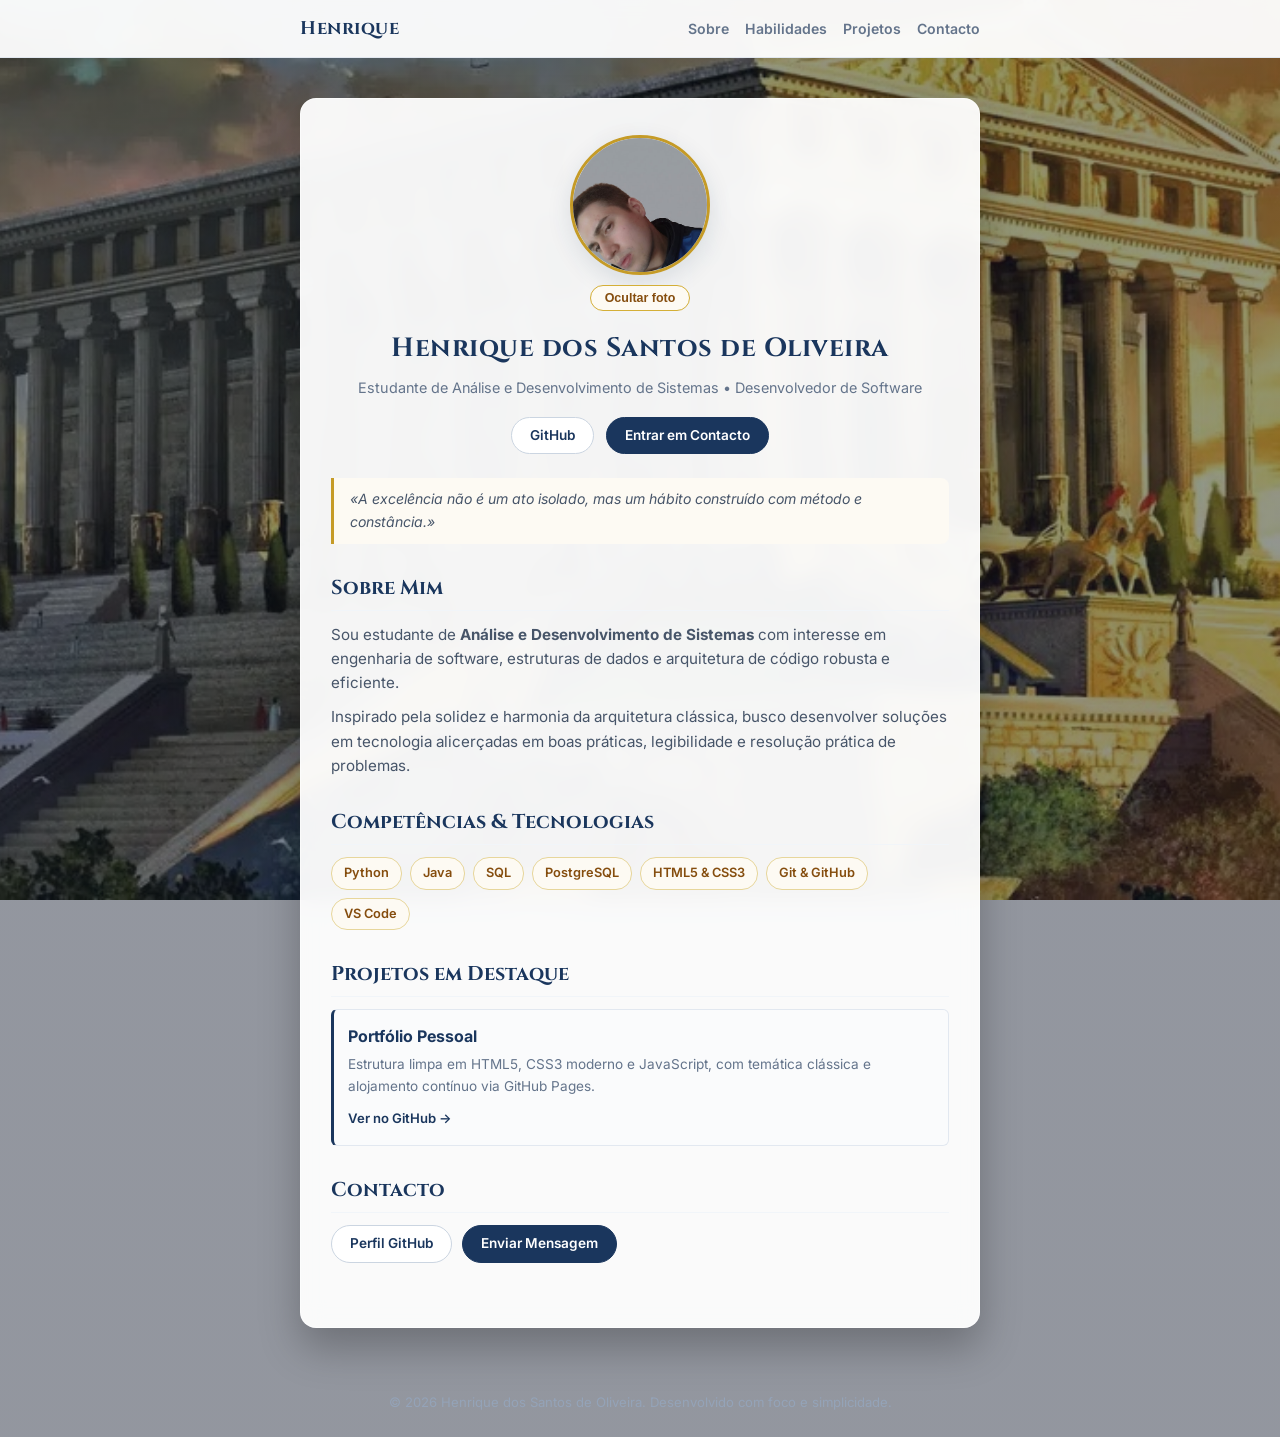
<file: index.html>
<!DOCTYPE html>
<html lang="pt">
<head>
  <meta charset="UTF-8">
  <meta name="viewport" content="width=device-width, initial-scale=1.0">
  <title>Henrique dos Santos de Oliveira | Portfólio</title>
  <link rel="stylesheet" href="style.css">
  <!-- Tipografia Clássica e Moderna -->
  <link rel="preconnect" href="https://fonts.googleapis.com">
  <link rel="preconnect" href="https://fonts.gstatic.com" crossorigin>
  <link href="https://fonts.googleapis.com/css2?family=Cinzel:wght@600;700&family=Inter:wght@400;500;600;700&display=swap" rel="stylesheet">
</head>
<body>

  <!-- Barra de Navegação Superior -->
  <nav class="navbar">
    <div class="nav-container">
      <span class="nav-brand">Henrique</span>
      <ul class="nav-links">
        <li><a href="#sobre">Sobre</a></li>
        <li><a href="#habilidades">Habilidades</a></li>
        <li><a href="#projetos">Projetos</a></li>
        <li><a href="#contacto">Contacto</a></li>
      </ul>
    </div>
  </nav>

  <!-- Cartão Principal Centralizado -->
  <main class="main-card">

    <!-- Cabeçalho de Apresentação -->
    <header class="hero-header">
      <div class="avatar-wrapper">
        <img id="fotoPerfil" src="perfil.jpg" alt="Foto de Henrique" class="foto-perfil">
        <button id="btnToggleFoto" class="btn-toggle" type="button">
          <span id="toggleText">Ocultar foto</span>
        </button>
      </div>

      <h1 class="titulo-principal">Henrique dos Santos de Oliveira</h1>
      <p class="subtitulo">Estudante de Análise e Desenvolvimento de Sistemas &bull; Desenvolvedor de Software</p>
      
      <div class="links-rapidos">
        <a href="https://github.com/henrique769oliveira-arch" target="_blank" class="btn-pill">GitHub</a>
        <a href="#contacto" class="btn-pill btn-pill-primary">Entrar em Contacto</a>
      </div>
    </header>

    <!-- Banner Arquitetura Clássica -->

    <!-- Citação Clássica -->
    <blockquote class="citacao-grega">
      «A excelência não é um ato isolado, mas um hábito construído com método e constância.»
    </blockquote>

    <!-- Secção Sobre Mim -->
    <section id="sobre" class="section">
      <h2 class="section-title">Sobre Mim</h2>
      <p>
        Sou estudante de <strong>Análise e Desenvolvimento de Sistemas</strong> com interesse em engenharia de software,
        estruturas de dados e arquitetura de código robusta e eficiente.
      </p>
      <p>
        Inspirado pela solidez e harmonia da arquitetura clássica, busco desenvolver soluções em tecnologia alicerçadas
        em boas práticas, legibilidade e resolução prática de problemas.
      </p>
    </section>

    <!-- Secção Competências -->
    <section id="habilidades" class="section">
      <h2 class="section-title">Competências & Tecnologias</h2>
      <div class="skills-wrapper">
        <span class="skill-tag">Python</span>
        <span class="skill-tag">Java</span>
        <span class="skill-tag">SQL</span>
        <span class="skill-tag">PostgreSQL</span>
        <span class="skill-tag">HTML5 & CSS3</span>
        <span class="skill-tag">Git & GitHub</span>
        <span class="skill-tag">VS Code</span>
      </div>
    </section>

    <!-- Secção Projetos -->
    <section id="projetos" class="section">
      <h2 class="section-title">Projetos em Destaque</h2>
      <div class="projetos-grid">
        <div class="projeto-item">
          <h3>Portfólio Pessoal</h3>
          <p>Estrutura limpa em HTML5, CSS3 moderno e JavaScript, com temática clássica e alojamento contínuo via GitHub Pages.</p>
          <a href="https://github.com/henrique769oliveira-arch/HenriqueDSDO" target="_blank" class="link-projeto">Ver no GitHub &rarr;</a>
        </div>
      </div>
    </section>

    <!-- Secção Contacto -->
    <section id="contacto" class="section">
      <h2 class="section-title">Contacto</h2>
      <div class="botoes-contacto">
        <a href="https://github.com/henrique769oliveira-arch" target="_blank" class="btn-pill">Perfil GitHub</a>
        <a href="mailto:seu-email@exemplo.com" class="btn-pill btn-pill-primary">Enviar Mensagem</a>
      </div>
    </section>

  </main>

  <!-- Rodapé -->
  <footer class="footer">
    <p>&copy; 2026 Henrique dos Santos de Oliveira. Desenvolvido com foco e simplicidade.</p>
  </footer>

  <!-- Script de Controlo da Foto -->
  <script>
    const btnToggle = document.getElementById('btnToggleFoto');
    const foto = document.getElementById('fotoPerfil');
    const toggleText = document.getElementById('toggleText');

    if (btnToggle && foto) {
      btnToggle.addEventListener('click', () => {
        foto.classList.toggle('oculto');
        const estaOculto = foto.classList.contains('oculto');
        toggleText.textContent = estaOculto ? 'Ver foto de perfil' : 'Ocultar foto';
      });
    }
  </script>

</body>
</html>
</file>
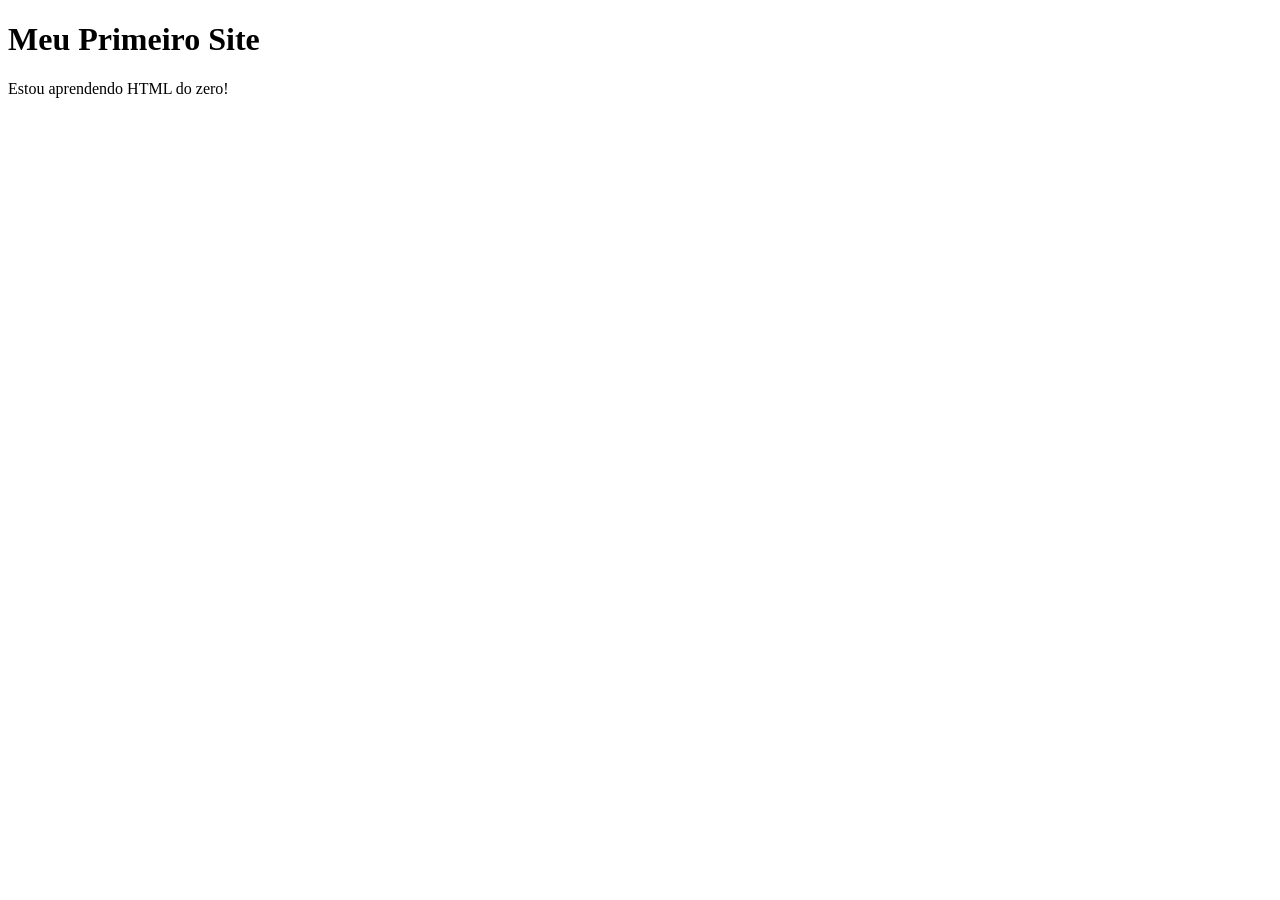
<file: Untitled-1.html>
<!DOCTYPE html>
<html lang="pt-BR">
  <head>
    <meta charset="UTF-8">
    <title>Página do Henrique</title>
  </head>
  <body>
    <h1>Meu Primeiro Site</h1>
    <p>Estou aprendendo HTML do zero!</p>
  </body>
</html>
</file>
<file: style.css>
/* =========================================
   1. RESET GERAL E TIPOGRAFIA
   ========================================= */
* {
  box-sizing: border-box;
  margin: 0;
  padding: 0;
}

html {
  scroll-behavior: smooth;
}

body {
  font-family: 'Inter', -apple-system, BlinkMacSystemFont, sans-serif;
  color: #334155;
  line-height: 1.6;
  
  /* Imagem do templo como fundo fixo e elegante */
  background: linear-gradient(rgba(15, 23, 42, 0.45), rgba(15, 23, 42, 0.45)), url('image.jpeg') no-repeat center center fixed;
  background-size: cover;
}

/* =========================================
   2. BARRA DE NAVEGAÇÃO FIXA
   ========================================= */
.navbar {
  position: sticky;
  top: 0;
  background: rgba(255, 255, 255, 0.95);
  backdrop-filter: blur(8px);
  border-bottom: 1px solid #e2e8f0;
  padding: 14px 20px;
  z-index: 1000;
}

.nav-container {
  max-width: 680px;
  margin: 0 auto;
  display: flex;
  justify-content: space-between;
  align-items: center;
}

.nav-brand {
  font-family: 'Cinzel', serif;
  font-weight: 700;
  color: #1a365d;
  font-size: 1.15rem;
  letter-spacing: 0.5px;
}

.nav-links {
  list-style: none;
  display: flex;
  gap: 16px;
}

.nav-links a {
  text-decoration: none;
  color: #64748b;
  font-size: 0.88rem;
  font-weight: 600;
  transition: color 0.2s ease;
}

.nav-links a:hover {
  color: #c59b27;
}

/* =========================================
   3. CARTÃO PRINCIPAL (CONTAINER)
   ========================================= */
.main-card {
  max-width: 680px;
  margin: 40px auto;
  /* Fundo branco com leve transparência (efeito glassmorphism) */
  background: rgba(255, 255, 255, 0.95);
  backdrop-filter: blur(10px);
  border: 1px solid rgba(255, 255, 255, 0.6);
  border-radius: 16px;
  padding: 36px 30px;
  box-shadow: 0 20px 40px rgba(0, 0, 0, 0.25);
}

/* =========================================
   4. APRESENTAÇÃO E AVATAR
   ========================================= */
.hero-header {
  text-align: center;
  margin-bottom: 24px;
}

.avatar-wrapper {
  display: flex;
  flex-direction: column;
  align-items: center;
  margin-bottom: 16px;
}

.foto-perfil {
  width: 140px;
  height: 140px;
  border-radius: 50%;
  object-fit: cover;
  object-position: center;
  border: 3px solid #c59b27;
  box-shadow: 0 8px 24px rgba(26, 54, 93, 0.12);
  transition: transform 0.3s ease;
  display: block;
}

.foto-perfil:hover {
  transform: scale(1.04);
}

.btn-toggle {
  background: #fdfaf3;
  color: #854d0e;
  border: 1px solid #d4af37;
  border-radius: 20px;
  padding: 5px 14px;
  font-size: 0.78rem;
  font-weight: 600;
  cursor: pointer;
  margin-top: 10px;
  transition: all 0.2s ease;
}

.btn-toggle:hover {
  background: #c59b27;
  color: #ffffff;
}

.titulo-principal {
  font-family: 'Cinzel', serif;
  color: #1a365d;
  font-size: 1.65rem;
  font-weight: 700;
  margin-bottom: 6px;
  letter-spacing: 0.5px;
}

.subtitulo {
  color: #64748b;
  font-size: 0.9rem;
  margin-bottom: 18px;
}

.links-rapidos {
  display: flex;
  justify-content: center;
  gap: 12px;
}

.btn-pill {
  padding: 7px 18px;
  border-radius: 20px;
  font-size: 0.85rem;
  font-weight: 600;
  text-decoration: none;
  background: #ffffff;
  color: #1a365d;
  border: 1px solid #cbd5e1;
  transition: all 0.2s ease;
  display: inline-block;
}

.btn-pill:hover {
  border-color: #c59b27;
  color: #c59b27;
  transform: translateY(-2px);
}

.btn-pill-primary {
  background: #1a365d;
  color: #ffffff;
  border-color: #1a365d;
}

.btn-pill-primary:hover {
  background: #152c4d;
  color: #ffffff;
  border-color: #152c4d;
}

/* =========================================
   5. BANNER E CITAÇÃO
   ========================================= */
.banner-wrapper {
  margin: 20px 0 16px 0;
  overflow: hidden;
  border-radius: 8px;
  border-bottom: 3px solid #c59b27;
}

.banner-img {
  width: 100%;
  max-width: 100%;
  height: auto;
  display: block;
}

.citacao-grega {
  border-left: 3px solid #c59b27;
  background: #fdfaf3;
  color: #475569;
  font-style: italic;
  padding: 10px 16px;
  margin-bottom: 28px;
  border-radius: 0 8px 8px 0;
  font-size: 0.88rem;
}

/* =========================================
   6. SECÇÕES E CONTEÚDO
   ========================================= */
.section {
  margin-bottom: 28px;
}

.section-title {
  font-family: 'Cinzel', serif;
  color: #1a365d;
  font-size: 1.25rem;
  margin-bottom: 12px;
  border-bottom: 1px solid #f1f5f9;
  padding-bottom: 6px;
}

.section p {
  margin-bottom: 10px;
  font-size: 0.95rem;
  color: #475569;
}

.skills-wrapper {
  display: flex;
  flex-wrap: wrap;
  gap: 8px;
  margin-top: 10px;
}

.skill-tag {
  background-color: #fdfaf3;
  color: #854d0e;
  border: 1px solid #e7d69b;
  padding: 5px 12px;
  border-radius: 16px;
  font-size: 0.8rem;
  font-weight: 600;
  transition: all 0.2s ease;
}

.skill-tag:hover {
  background-color: #c59b27;
  color: #ffffff;
  border-color: #c59b27;
}

.projetos-grid {
  display: grid;
  gap: 12px;
}

.projeto-item {
  border: 1px solid #e2e8f0;
  border-left: 3px solid #1a365d;
  padding: 14px;
  border-radius: 6px;
  background: #fafbfc;
}

.projeto-item h3 {
  color: #1a365d;
  font-size: 1rem;
  margin-bottom: 4px;
}

.projeto-item p {
  font-size: 0.85rem;
  color: #64748b;
  margin-bottom: 8px;
}

.link-projeto {
  color: #1a365d;
  font-weight: 600;
  font-size: 0.82rem;
  text-decoration: none;
}

.link-projeto:hover {
  color: #c59b27;
  text-decoration: underline;
}

.botoes-contacto {
  display: flex;
  gap: 10px;
  margin-top: 10px;
}

.oculto {
  display: none !important;
}

/* =========================================
   7. RODAPÉ
   ========================================= */
.footer {
  text-align: center;
  padding: 24px 15px;
  color: #94a3b8;
  font-size: 0.82rem;
}
</file>
